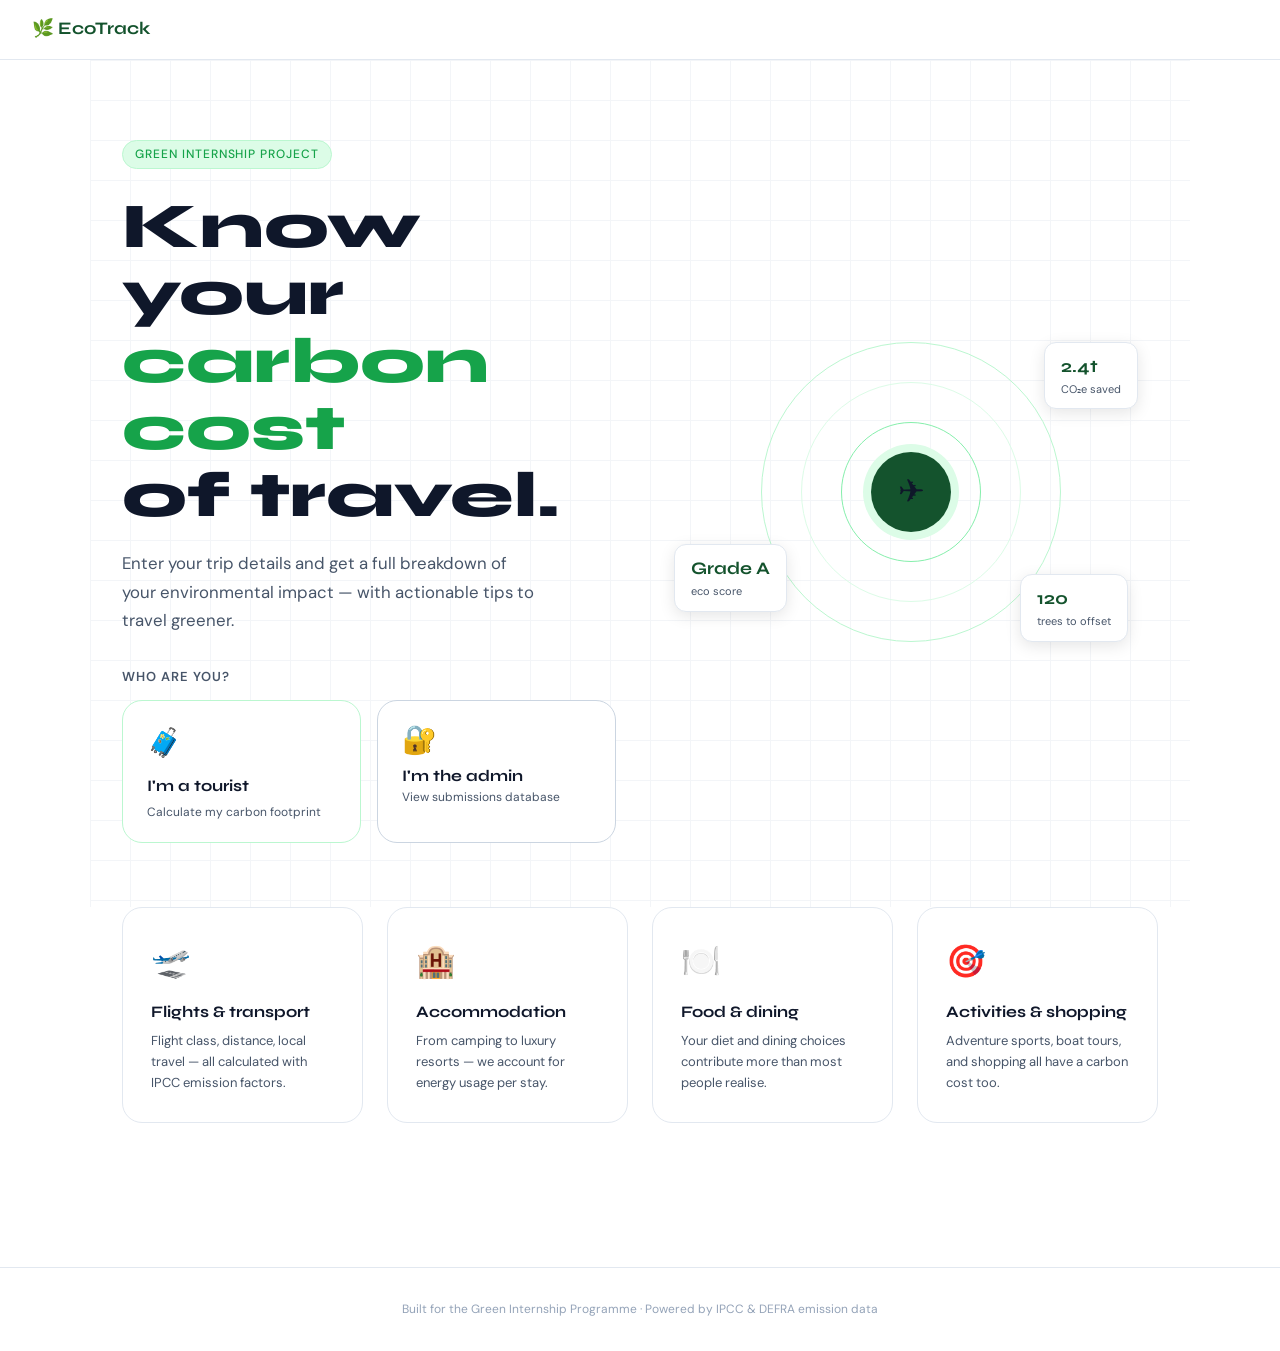
<file: index.html>
<!DOCTYPE html>
<html lang="en">
<head>
  <meta charset="UTF-8"/>
  <link rel="apple-touch-icon" sizes="180x180" href="apple-touch-icon.png">
  <link rel="icon" type="image/png" sizes="32x32" href="favicon-32x32.png">
  <link rel="icon" type="image/png" sizes="16x16" href="favicon-16x16.png">
  <meta name="viewport" content="width=device-width, initial-scale=1.0"/>
  <title>EcoTrack — Tourist Carbon Footprint Dashboard</title>
  <link rel="stylesheet" href="css/style.css"/>
  <link rel="preconnect" href="https://fonts.googleapis.com"/>
  <link href="https://fonts.googleapis.com/css2?family=Syne:wght@400;600;700;800&family=DM+Sans:wght@300;400;500&display=swap" rel="stylesheet"/>
</head>
<body class="page-landing">

  <nav class="nav">
    <div class="nav-logo">🌿 EcoTrack</div>
  </nav>

  <section class="hero">
    <div class="hero-bg-grid"></div>
    <div class="hero-content">
      <span class="hero-tag">Green Internship Project</span>
      <h1 class="hero-title">Know your<br/><span class="accent">carbon cost</span><br/>of travel.</h1>
      <p class="hero-sub">Enter your trip details and get a full breakdown of your environmental impact — with actionable tips to travel greener.</p>

      <!-- ROLE CHOOSER -->
      <div class="role-chooser">
        <p class="role-question">Who are you?</p>
        <div class="role-cards">

          <a href="register.html" class="role-card role-tourist">
            <div class="role-icon">🧳</div>
            <strong>I'm a tourist</strong>
            <span>Calculate my carbon footprint</span>
          </a>

          <button class="role-card role-admin" onclick="showAdminGate()">
            <div class="role-icon">🔐</div>
            <strong>I'm the admin</strong>
            <span>View submissions database</span>
          </button>

        </div>
      </div>
    </div>

    <div class="hero-visual">
      <div class="globe-ring r1"></div>
      <div class="globe-ring r2"></div>
      <div class="globe-ring r3"></div>
      <div class="globe-core">
        <span class="globe-icon">✈</span>
      </div>
      <div class="float-card fc1"><span class="fc-val">2.4t</span><span class="fc-label">CO₂e saved</span></div>
      <div class="float-card fc2"><span class="fc-val">Grade A</span><span class="fc-label">eco score</span></div>
      <div class="float-card fc3"><span class="fc-val">120</span><span class="fc-label">trees to offset</span></div>
    </div>
  </section>

  <!-- ADMIN PASSWORD MODAL -->
  <div id="adminOverlay" style="display:none; position:fixed; inset:0; z-index:9999;
    background:rgba(15,23,42,0.55); align-items:center; justify-content:center;">
    <div style="background:#fff; border-radius:20px; padding:2.5rem 2rem;
      width:100%; max-width:380px; box-shadow:0 16px 48px rgba(0,0,0,.18); text-align:center; margin:1rem;">
      <div style="font-size:2.5rem; margin-bottom:1rem;">🔐</div>
      <h2 style="font-family:'Syne',sans-serif; font-size:1.3rem; font-weight:700; margin-bottom:.4rem; color:#0f172a;">Admin login</h2>
      <p style="font-size:13px; color:#475569; margin-bottom:1.5rem; line-height:1.6;">Enter the admin password to access the submissions database.</p>
      <input type="password" id="adminPasswordInput" placeholder="Admin password"
        style="width:100%; padding:11px 14px; border:1px solid #cbd5e1; border-radius:8px;
        font-size:14px; outline:none; margin-bottom:.75rem; box-sizing:border-box;"
        onkeydown="if(event.key==='Enter') checkPassword()"/>
      <button onclick="checkPassword()" style="width:100%; padding:11px; background:#14532d; color:#fff;
        border:none; border-radius:8px; font-size:15px; font-weight:600; cursor:pointer;
        font-family:'Syne',sans-serif;">Enter database →</button>
      <p id="adminError" style="color:#dc2626; font-size:12px; margin-top:.6rem; display:none;">Incorrect password. Try again.</p>
      <button onclick="closeAdminGate()" style="margin-top:1rem; background:none; border:none;
        font-size:13px; color:#94a3b8; cursor:pointer;">Cancel</button>
    </div>
  </div>

  <section class="features">
    <div class="feat-card">
      <div class="feat-icon">🛫</div>
      <h3>Flights & transport</h3>
      <p>Flight class, distance, local travel — all calculated with IPCC emission factors.</p>
    </div>
    <div class="feat-card">
      <div class="feat-icon">🏨</div>
      <h3>Accommodation</h3>
      <p>From camping to luxury resorts — we account for energy usage per stay.</p>
    </div>
    <div class="feat-card">
      <div class="feat-icon">🍽️</div>
      <h3>Food & dining</h3>
      <p>Your diet and dining choices contribute more than most people realise.</p>
    </div>
    <div class="feat-card">
      <div class="feat-icon">🎯</div>
      <h3>Activities & shopping</h3>
      <p>Adventure sports, boat tours, and shopping all have a carbon cost too.</p>
    </div>
  </section>

  <footer class="footer">
    <p>Built for the Green Internship Programme · Powered by IPCC & DEFRA emission data</p>
  </footer>

  <script>
    const ADMIN_PASSWORD = 'ecotrack2024';

    function showAdminGate() {
      const overlay = document.getElementById('adminOverlay');
      overlay.style.display = 'flex';
      setTimeout(() => document.getElementById('adminPasswordInput').focus(), 100);
    }
    function closeAdminGate() {
      document.getElementById('adminOverlay').style.display = 'none';
      document.getElementById('adminPasswordInput').value = '';
      document.getElementById('adminError').style.display = 'none';
    }
    function checkPassword() {
      const val = document.getElementById('adminPasswordInput').value;
      if (val === ADMIN_PASSWORD) {
        sessionStorage.setItem('ecotrack_admin', '1');
        window.location.href = 'database.html';
      } else {
        document.getElementById('adminError').style.display = 'block';
        document.getElementById('adminPasswordInput').value = '';
        document.getElementById('adminPasswordInput').focus();
      }
    }
    // Close modal on backdrop click
    document.getElementById('adminOverlay').addEventListener('click', function(e) {
      if (e.target === this) closeAdminGate();
    });
  </script>

</body>
</html>
</file>
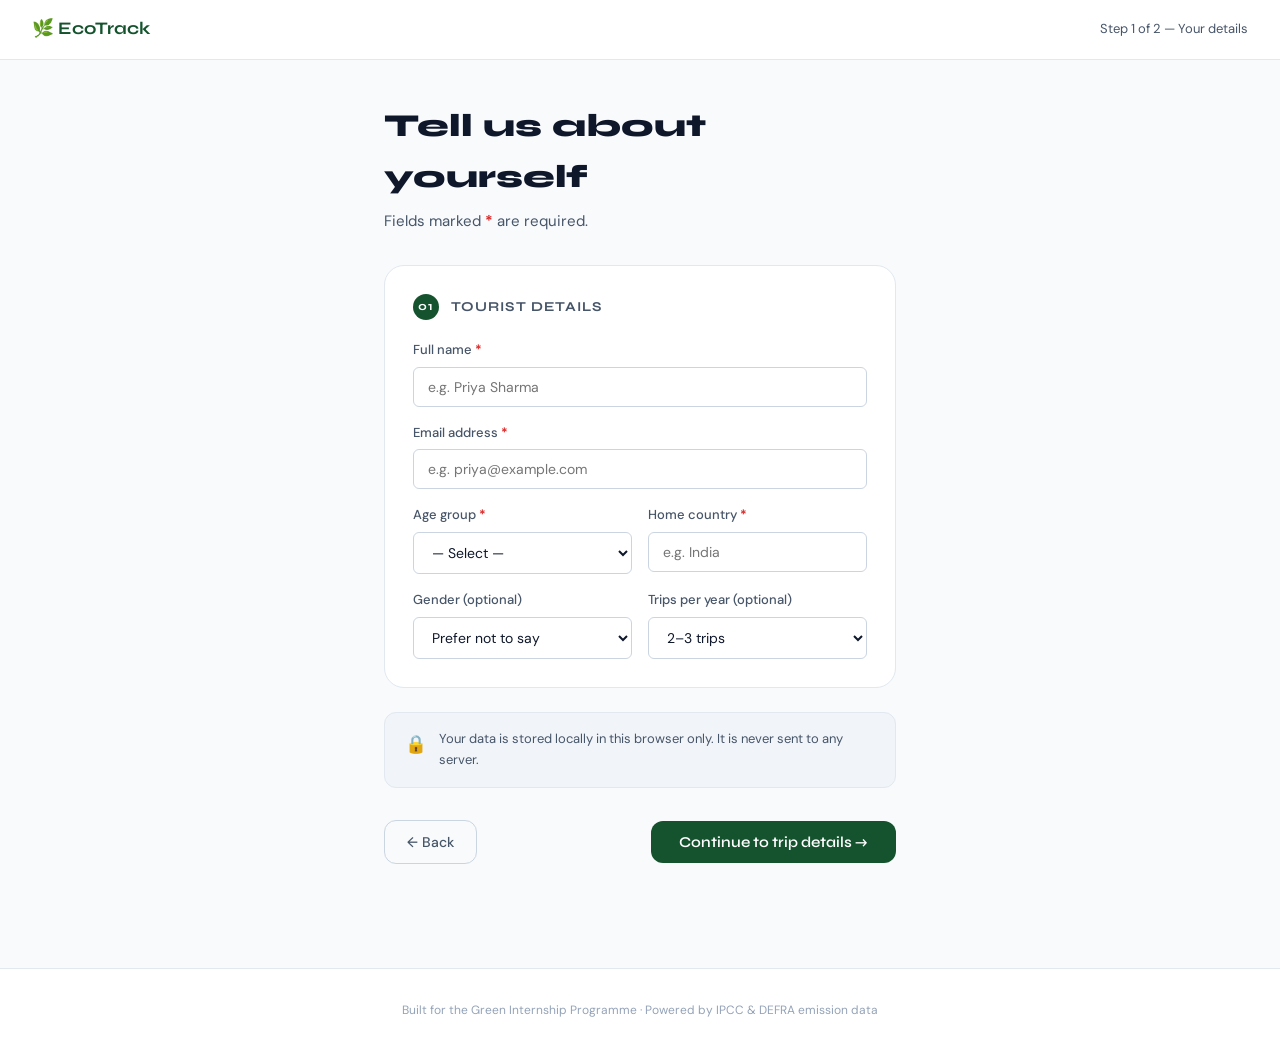
<file: calculator.html>
<!DOCTYPE html>
<html lang="en">
<head>
  <meta charset="UTF-8"/>
  <link rel="apple-touch-icon" sizes="180x180" href="apple-touch-icon.png">
  <link rel="icon" type="image/png" sizes="32x32" href="favicon-32x32.png">
  <link rel="icon" type="image/png" sizes="16x16" href="favicon-16x16.png">
  <link rel="manifest" href="site.webmanifest">
  <meta name="viewport" content="width=device-width, initial-scale=1.0"/>
  <title>EcoTrack — Calculator</title>
  <link rel="stylesheet" href="css/style.css"/>
  <link rel="preconnect" href="https://fonts.googleapis.com"/>
  <link href="https://fonts.googleapis.com/css2?family=Syne:wght@400;600;700;800&family=DM+Sans:wght@300;400;500&display=swap" rel="stylesheet"/>
</head>
<body class="page-calc">

  <nav class="nav">
    <a href="index.html" class="nav-logo">🌿 EcoTrack</a>
    <span class="nav-step">Step 2 of 2 — Trip details</span>
  </nav>

  <main class="calc-main">
    <div class="calc-header">
      <h1>Tell us about your trip</h1>
      <p>Fields marked <span class="req">*</span> are required.</p>
    </div>

    <form id="tripForm" class="trip-form" novalidate>

      <!-- SECTION 1: Trip basics -->
      <div class="form-section">
        <div class="form-section-label">
          <span class="section-num">01</span>
          <span>Trip basics</span>
        </div>
        <div class="form-grid">
          <div class="form-group span2">
            <label for="destination">Destination city / country <span class="req">*</span></label>
            <input type="text" id="destination" name="destination" placeholder="e.g. Paris, France"/>
            <span class="field-error" id="err-destination">Please enter your destination.</span>
          </div>
          <div class="form-group">
            <label for="tripDays">Duration (days) <span class="req">*</span></label>
            <input type="number" id="tripDays" name="tripDays" min="1" max="365" placeholder="e.g. 7"/>
            <span class="field-error" id="err-tripDays">Please enter the number of days (min 1).</span>
          </div>
          <div class="form-group">
            <label for="travellers">Number of travellers <span class="req">*</span></label>
            <input type="number" id="travellers" name="travellers" min="1" max="50" placeholder="e.g. 2"/>
            <span class="field-error" id="err-travellers">Please enter the number of travellers (min 1).</span>
          </div>
          <div class="form-group">
            <label for="tripPurpose">Trip purpose</label>
            <select id="tripPurpose" name="tripPurpose">
              <option value="leisure">Leisure / holiday</option>
              <option value="business">Business</option>
              <option value="adventure">Adventure / backpacking</option>
              <option value="family">Family visit</option>
            </select>
          </div>
        </div>
      </div>

      <!-- SECTION 2: Flights -->
      <div class="form-section">
        <div class="form-section-label">
          <span class="section-num">02</span>
          <span>Flights & transport</span>
        </div>
        <div class="form-grid">

          <div class="form-group">
            <label for="departureCity">Departure city <span class="req">*</span></label>
            <input type="text" id="departureCity" name="departureCity" placeholder="e.g. Chennai"/>
            <span class="field-error" id="err-departureCity">Please enter your departure city.</span>
          </div>

          <div class="form-group">
            <label for="arrivalCity">Destination city <span class="req">*</span></label>
            <input type="text" id="arrivalCity" name="arrivalCity" placeholder="e.g. Paris"/>
            <span class="field-error" id="err-arrivalCity">Please enter your destination city.</span>
          </div>

          <!-- Auto-calculated distance display -->
          <div class="form-group span2" id="distanceResult" style="display:none;">
            <div class="distance-card">
              <div class="distance-info">
                <span id="distanceFrom">—</span>
                <span class="distance-arrow">✈</span>
                <span id="distanceTo">—</span>
              </div>
              <div class="distance-val">
                <strong id="distanceKm">—</strong>
                <small>km one way (auto-calculated)</small>
              </div>
            </div>
          </div>

          <div class="form-group span2" id="distanceError" style="display:none;">
            <div class="distance-card distance-card-error">
              <span id="distanceErrMsg">Could not calculate distance. Please check city names.</span>
            </div>
          </div>

          <!-- Hidden field to store calculated km -->
          <input type="hidden" id="flightKm" name="flightKm" value="0"/>

          <div class="form-group">
            <label for="flightType">Do you have a flight? <span class="req">*</span></label>
            <select id="flightType" name="flightType">
              <option value="yes">Yes, I'm flying</option>
              <option value="no">No flight (road / train trip)</option>
            </select>
          </div>

          <div class="form-group">
            <label for="flightClass">Cabin class</label>
            <select id="flightClass" name="flightClass">
              <option value="economy">Economy</option>
              <option value="premium">Premium economy</option>
              <option value="business">Business class</option>
              <option value="first">First class</option>
            </select>
          </div>

          <div class="form-group">
            <label for="localKmPerDay">Local travel per day (km) <span class="req">*</span></label>
            <input type="number" id="localKmPerDay" name="localKmPerDay" min="0" placeholder="e.g. 20"/>
            <span class="field-error" id="err-localKmPerDay">Please enter local travel distance (enter 0 if none).</span>
          </div>

          <div class="form-group">
            <label for="localTransport">Local transport type</label>
            <select id="localTransport" name="localTransport">
              <option value="public">Public transit / metro</option>
              <option value="taxi">Taxi / rideshare</option>
              <option value="rental">Rental car</option>
              <option value="walk">Walking / cycling</option>
            </select>
          </div>

        </div>
      </div>

      <!-- SECTION 3: Accommodation -->
      <div class="form-section">
        <div class="form-section-label">
          <span class="section-num">03</span>
          <span>Accommodation</span>
        </div>
        <div class="form-grid">
          <div class="form-group">
            <label for="accomType">Accommodation type</label>
            <select id="accomType" name="accomType">
              <option value="camping">Camping / eco-lodge</option>
              <option value="budget">Budget hotel / hostel</option>
              <option value="midrange" selected>Mid-range hotel</option>
              <option value="airbnb">Airbnb / apartment</option>
              <option value="luxury">Luxury hotel / resort</option>
            </select>
          </div>
          <div class="form-group">
            <label for="roomNights">Room nights <span class="req">*</span></label>
            <input type="number" id="roomNights" name="roomNights" min="0" placeholder="e.g. 7"/>
            <span class="field-error" id="err-roomNights">Please enter number of room nights.</span>
          </div>
          <div class="form-group">
            <label for="roomsBooked">Rooms booked</label>
            <input type="number" id="roomsBooked" name="roomsBooked" min="1" value="1"/>
          </div>
        </div>
      </div>

      <!-- SECTION 4: Food -->
      <div class="form-section">
        <div class="form-section-label">
          <span class="section-num">04</span>
          <span>Food & dining</span>
        </div>
        <div class="form-grid">
          <div class="form-group">
            <label for="diet">Diet type <span class="req">*</span></label>
            <select id="diet" name="diet">
              <option value="">— Select —</option>
              <option value="omnivore">Omnivore (meat daily)</option>
              <option value="flex">Flexitarian (occasional meat)</option>
              <option value="vegetarian">Vegetarian</option>
              <option value="vegan">Vegan</option>
            </select>
            <span class="field-error" id="err-diet">Please select your diet type.</span>
          </div>
          <div class="form-group">
            <label for="diningStyle">Dining style</label>
            <select id="diningStyle" name="diningStyle">
              <option value="restaurant">Mostly restaurants</option>
              <option value="mixed">Mix of restaurant & self-catering</option>
              <option value="selfcater">Mostly self-catering</option>
            </select>
          </div>
          <div class="form-group">
            <label for="alcoholFreq">Alcohol consumption</label>
            <select id="alcoholFreq" name="alcoholFreq">
              <option value="none">None</option>
              <option value="occasional">Occasional</option>
              <option value="daily">Daily</option>
            </select>
          </div>
          <div class="form-group">
            <label for="localFood">Eat local cuisine?</label>
            <select id="localFood" name="localFood">
              <option value="yes">Yes, mostly local</option>
              <option value="mixed">Mix of local & international</option>
              <option value="no">No, mostly familiar brands</option>
            </select>
          </div>
        </div>
      </div>

      <!-- SECTION 5: Activities -->
      <div class="form-section">
        <div class="form-section-label">
          <span class="section-num">05</span>
          <span>Activities & shopping</span>
        </div>
        <div class="form-grid">
          <div class="form-group">
            <label for="mainActivity">Main activity type <span class="req">*</span></label>
            <select id="mainActivity" name="mainActivity">
              <option value="">— Select —</option>
              <option value="sightseeing">City sightseeing / museums</option>
              <option value="beach">Beach / relaxing</option>
              <option value="nature">Nature walks / hiking</option>
              <option value="adventure">Adventure sports / off-road</option>
              <option value="cruise">Day cruises / boat tours</option>
              <option value="cultural">Cultural events / festivals</option>
            </select>
            <span class="field-error" id="err-mainActivity">Please select your main activity.</span>
          </div>
          <div class="form-group">
            <label for="motorisedTours">Motorised tours / day trips</label>
            <select id="motorisedTours" name="motorisedTours">
              <option value="none">None</option>
              <option value="few">1–2 tours</option>
              <option value="several">3–5 tours</option>
              <option value="many">6+ tours</option>
            </select>
          </div>
          <div class="form-group">
            <label for="shopping">Shopping intensity</label>
            <select id="shopping" name="shopping">
              <option value="low">Low (souvenirs only)</option>
              <option value="medium">Medium (regular purchases)</option>
              <option value="high">High (significant shopping)</option>
            </select>
          </div>
          <div class="form-group">
            <label for="spaSauna">Spa / sauna / heated pool?</label>
            <select id="spaSauna" name="spaSauna">
              <option value="no">No</option>
              <option value="once">Once or twice</option>
              <option value="frequent">Frequent use</option>
            </select>
          </div>
        </div>
      </div>

      <div class="form-actions">
        <a href="register.html" class="btn-secondary">← Back</a>
        <button type="submit" class="btn-primary" id="calcSubmitBtn">Calculate my footprint →</button>
      </div>

    </form>
  </main>

  <footer class="footer">
    <p>Built for the Green Internship Programme · Powered by IPCC & DEFRA emission data</p>
  </footer>

  <script src="js/calculator.js"></script>
  <script src="js/main.js"></script>

  <script>
    let calculatedKm = 0;
    let distanceCalculated = false;

    // Auto-calculate distance when both cities are filled
    const depInput = document.getElementById('departureCity');
    const arrInput = document.getElementById('arrivalCity');
    const flightTypeSelect = document.getElementById('flightType');

    function toggleFlightFields() {
      const flying = flightTypeSelect.value === 'yes';
      document.getElementById('flightClass').closest('.form-group').style.opacity = flying ? '1' : '0.4';
      document.getElementById('flightClass').disabled = !flying;
      if (!flying) {
        calculatedKm = 0;
        document.getElementById('flightKm').value = 0;
        document.getElementById('distanceResult').style.display = 'none';
        document.getElementById('distanceError').style.display = 'none';
        distanceCalculated = true;
      } else {
        distanceCalculated = false;
        if (depInput.value.trim() && arrInput.value.trim()) calcDistance();
      }
    }
    flightTypeSelect.addEventListener('change', toggleFlightFields);

    let debounceTimer;
    function onCityInput() {
      if (flightTypeSelect.value !== 'yes') return;
      clearTimeout(debounceTimer);
      debounceTimer = setTimeout(() => {
        if (depInput.value.trim().length > 2 && arrInput.value.trim().length > 2) {
          calcDistance();
        }
      }, 800);
    }
    depInput.addEventListener('input', onCityInput);
    arrInput.addEventListener('input', onCityInput);

    async function getCoords(city) {
      const url = `https://nominatim.openstreetmap.org/search?q=${encodeURIComponent(city)}&format=json&limit=1`;
      const res = await fetch(url, { headers: { 'Accept-Language': 'en' } });
      const data = await res.json();
      if (!data.length) throw new Error('City not found: ' + city);
      return { lat: parseFloat(data[0].lat), lon: parseFloat(data[0].lon), name: data[0].display_name.split(',')[0] };
    }

    function haversineKm(lat1, lon1, lat2, lon2) {
      const R = 6371;
      const dLat = (lat2 - lat1) * Math.PI / 180;
      const dLon = (lon2 - lon1) * Math.PI / 180;
      const a = Math.sin(dLat/2) * Math.sin(dLat/2) +
                Math.cos(lat1 * Math.PI/180) * Math.cos(lat2 * Math.PI/180) *
                Math.sin(dLon/2) * Math.sin(dLon/2);
      return Math.round(R * 2 * Math.atan2(Math.sqrt(a), Math.sqrt(1-a)));
    }

    async function calcDistance() {
      const dep = depInput.value.trim();
      const arr = arrInput.value.trim();
      if (!dep || !arr) return;

      document.getElementById('distanceResult').style.display = 'none';
      document.getElementById('distanceError').style.display = 'none';
      document.getElementById('calcSubmitBtn').textContent = 'Calculating distance...';
      document.getElementById('calcSubmitBtn').disabled = true;

      try {
        const [from, to] = await Promise.all([getCoords(dep), getCoords(arr)]);
        const km = haversineKm(from.lat, from.lon, to.lat, to.lon);

        calculatedKm = km;
        document.getElementById('flightKm').value = km;
        document.getElementById('distanceFrom').textContent = from.name;
        document.getElementById('distanceTo').textContent   = to.name;
        document.getElementById('distanceKm').textContent   = km.toLocaleString() + ' km';
        document.getElementById('distanceResult').style.display = 'block';
        document.getElementById('distanceError').style.display  = 'none';
        distanceCalculated = true;
        clearErr('departureCity');
        clearErr('arrivalCity');
      } catch(e) {
        document.getElementById('distanceErrMsg').textContent = 'Could not find one of the cities. Please check spelling.';
        document.getElementById('distanceError').style.display  = 'block';
        document.getElementById('distanceResult').style.display = 'none';
        distanceCalculated = false;
      }

      document.getElementById('calcSubmitBtn').textContent = 'Calculate my footprint →';
      document.getElementById('calcSubmitBtn').disabled = false;
    }

    // Validation
    document.addEventListener('DOMContentLoaded', () => {
      document.getElementById('tripForm').addEventListener('submit', async e => {
        e.preventDefault();
        if (!validateCalc()) return;

        // If flying and distance not yet calculated, calculate first
        if (flightTypeSelect.value === 'yes' && !distanceCalculated) {
          await calcDistance();
          if (!distanceCalculated) return;
        }

        const data = {};
        new FormData(e.target).forEach((v,k) => data[k] = v);
        data.flightKm = calculatedKm;
        localStorage.setItem('ecotrack_trip', JSON.stringify(data));
        window.location.href = 'results.html';
      }, true);

      const fields = ['destination','tripDays','travellers','departureCity','arrivalCity','localKmPerDay','roomNights','diet','mainActivity'];
      fields.forEach(id => {
        const el = document.getElementById(id);
        if (el) {
          el.addEventListener('input',  () => clearErr(id));
          el.addEventListener('change', () => clearErr(id));
        }
      });
    });

    function validateCalc() {
      let valid = true;
      if (!val('destination'))    { showErr('destination');    valid = false; } else clearErr('destination');
      const days = parseInt(document.getElementById('tripDays').value);
      if (!days || days < 1)      { showErr('tripDays');       valid = false; } else clearErr('tripDays');
      const tr = parseInt(document.getElementById('travellers').value);
      if (!tr || tr < 1)          { showErr('travellers');     valid = false; } else clearErr('travellers');
      if (!val('departureCity'))  { showErr('departureCity');  valid = false; } else clearErr('departureCity');
      if (!val('arrivalCity'))    { showErr('arrivalCity');    valid = false; } else clearErr('arrivalCity');
      const lkm = document.getElementById('localKmPerDay').value.trim();
      if (lkm === '')             { showErr('localKmPerDay');  valid = false; } else clearErr('localKmPerDay');
      const rn = document.getElementById('roomNights').value.trim();
      if (rn === '')              { showErr('roomNights');     valid = false; } else clearErr('roomNights');
      if (!val('diet'))           { showErr('diet');           valid = false; } else clearErr('diet');
      if (!val('mainActivity'))   { showErr('mainActivity');   valid = false; } else clearErr('mainActivity');
      if (!valid) {
        const first = document.querySelector('.input-error');
        if (first) first.scrollIntoView({ behavior:'smooth', block:'center' });
      }
      return valid;
    }

    function val(id)     { return document.getElementById(id).value.trim(); }
    function showErr(id) {
      document.getElementById(id).classList.add('input-error');
      const e = document.getElementById('err-' + id);
      if (e) e.style.display = 'block';
    }
    function clearErr(id) {
      document.getElementById(id).classList.remove('input-error');
      const e = document.getElementById('err-' + id);
      if (e) e.style.display = 'none';
    }
  </script>
</body>
</html>
</file>
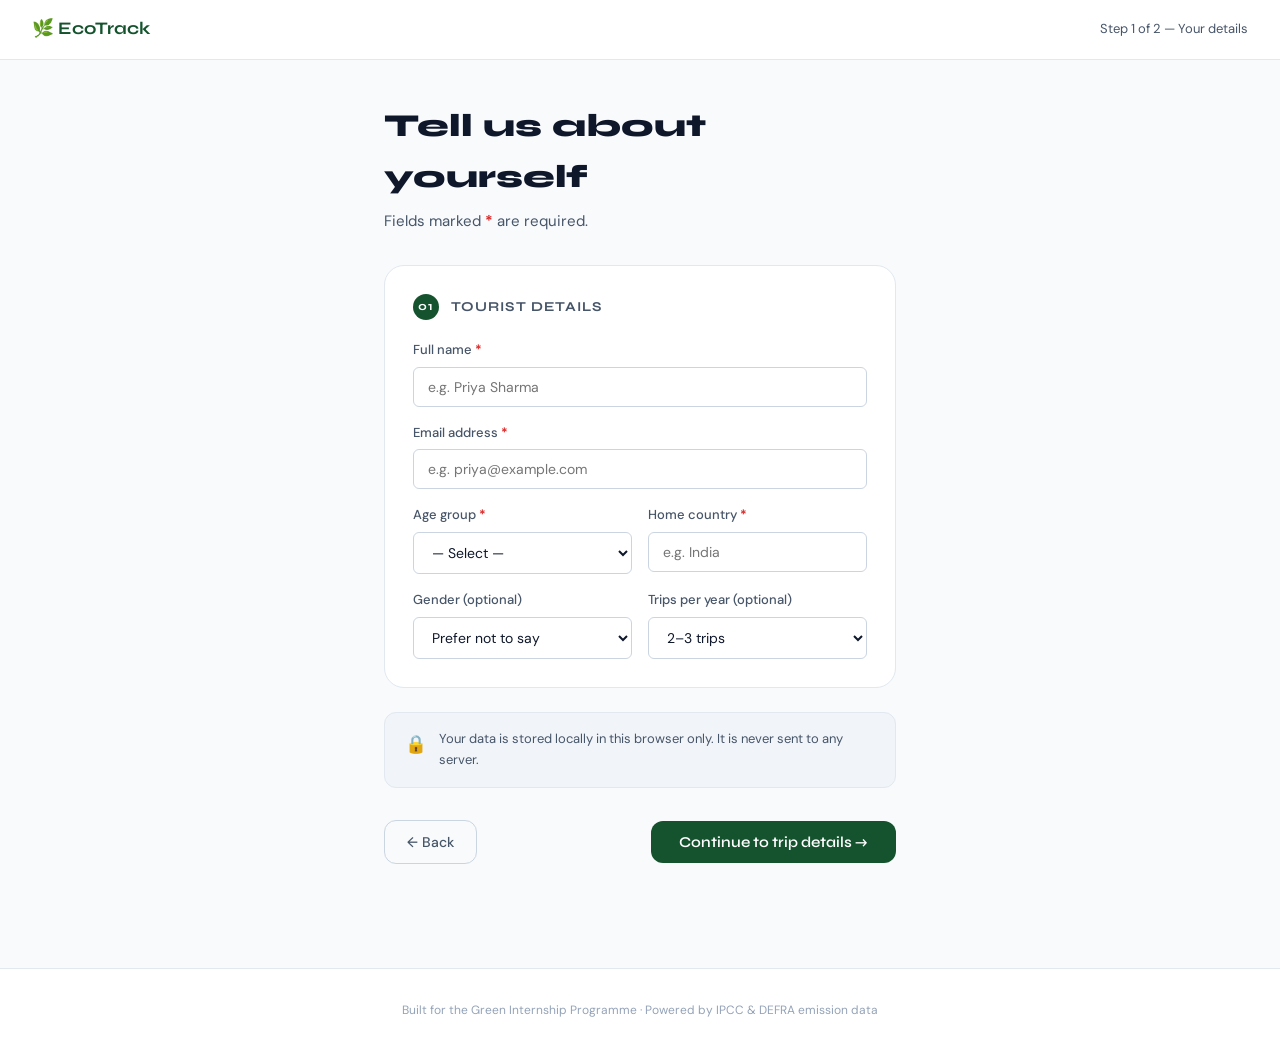
<file: register.html>
<!DOCTYPE html>
<html lang="en">
<head>
  <meta charset="UTF-8"/>
  <link rel="apple-touch-icon" sizes="180x180" href="apple-touch-icon.png">
  <link rel="icon" type="image/png" sizes="32x32" href="favicon-32x32.png">
  <link rel="icon" type="image/png" sizes="16x16" href="favicon-16x16.png">
  <meta name="viewport" content="width=device-width, initial-scale=1.0"/>
  <title>EcoTrack — Who are you?</title>
  <link rel="stylesheet" href="css/style.css"/>
  <link rel="preconnect" href="https://fonts.googleapis.com"/>
  <link href="https://fonts.googleapis.com/css2?family=Syne:wght@400;600;700;800&family=DM+Sans:wght@300;400;500&display=swap" rel="stylesheet"/>
</head>
<body class="page-calc">

  <nav class="nav">
    <a href="index.html" class="nav-logo">🌿 EcoTrack</a>
    <span class="nav-step">Step 1 of 2 — Your details</span>
  </nav>

  <main class="calc-main" style="max-width:560px;">
    <div class="calc-header">
      <h1>Tell us about yourself</h1>
      <p>Fields marked <span class="req">*</span> are required.</p>
    </div>

    <form id="registerForm" class="trip-form" novalidate>
      <div class="form-section">
        <div class="form-section-label">
          <span class="section-num">01</span>
          <span>Tourist details</span>
        </div>
        <div class="form-grid" style="grid-template-columns:1fr 1fr;">

          <div class="form-group span2">
            <label for="userName">Full name <span class="req">*</span></label>
            <input type="text" id="userName" name="userName" placeholder="e.g. Priya Sharma"/>
            <span class="field-error" id="err-userName">Please enter your full name.</span>
          </div>

          <div class="form-group span2">
            <label for="userEmail">Email address <span class="req">*</span></label>
            <input type="email" id="userEmail" name="userEmail" placeholder="e.g. priya@example.com"/>
            <span class="field-error" id="err-userEmail">Please enter a valid email address.</span>
          </div>

          <div class="form-group">
            <label for="userAge">Age group <span class="req">*</span></label>
            <select id="userAge" name="userAge">
              <option value="">— Select —</option>
              <option value="Under 18">Under 18</option>
              <option value="18-24">18–24</option>
              <option value="25-34">25–34</option>
              <option value="35-50">35–50</option>
              <option value="50+">50+</option>
            </select>
            <span class="field-error" id="err-userAge">Please select your age group.</span>
          </div>

          <div class="form-group">
            <label for="userCountry">Home country <span class="req">*</span></label>
            <input type="text" id="userCountry" name="userCountry" placeholder="e.g. India"/>
            <span class="field-error" id="err-userCountry">Please enter your home country.</span>
          </div>

          <div class="form-group">
            <label for="userGender">Gender (optional)</label>
            <select id="userGender" name="userGender">
              <option value="Prefer not to say">Prefer not to say</option>
              <option value="Male">Male</option>
              <option value="Female">Female</option>
              <option value="Non-binary">Non-binary</option>
            </select>
          </div>

          <div class="form-group">
            <label for="userTripsPerYear">Trips per year (optional)</label>
            <select id="userTripsPerYear" name="userTripsPerYear">
              <option value="1">1 trip</option>
              <option value="2-3" selected>2–3 trips</option>
              <option value="4-6">4–6 trips</option>
              <option value="7+">7+ trips</option>
            </select>
          </div>

        </div>
      </div>

      <div class="privacy-note">
        <span>🔒</span>
        <p>Your data is stored locally in this browser only. It is never sent to any server.</p>
      </div>

      <div class="form-actions">
        <a href="index.html" class="btn-secondary">← Back</a>
        <button type="submit" class="btn-primary">Continue to trip details →</button>
      </div>
    </form>
  </main>

  <footer class="footer">
    <p>Built for the Green Internship Programme · Powered by IPCC & DEFRA emission data</p>
  </footer>

  <script>
    document.addEventListener('DOMContentLoaded', () => {
      // Pre-fill if returning
      const saved = localStorage.getItem('ecotrack_user');
      if (saved) {
        const d = JSON.parse(saved);
        Object.entries(d).forEach(([k,v]) => { const el = document.getElementById(k); if (el) el.value = v; });
      }

      document.getElementById('registerForm').addEventListener('submit', e => {
        e.preventDefault();
        if (!validateRegister()) return;
        const data = {};
        new FormData(e.target).forEach((v,k) => data[k] = v);
        localStorage.setItem('ecotrack_user', JSON.stringify(data));
        window.location.href = 'calculator.html';
      });

      // Clear error on input
      ['userName','userEmail','userAge','userCountry'].forEach(id => {
        document.getElementById(id).addEventListener('input', () => clearError(id));
        document.getElementById(id).addEventListener('change', () => clearError(id));
      });
    });

    function validateRegister() {
      let valid = true;

      const name = document.getElementById('userName').value.trim();
      if (!name) { showError('userName'); valid = false; } else clearError('userName');

      const email = document.getElementById('userEmail').value.trim();
      const emailOk = /^[^\s@]+@[^\s@]+\.[^\s@]+$/.test(email);
      if (!emailOk) { showError('userEmail'); valid = false; } else clearError('userEmail');

      const age = document.getElementById('userAge').value;
      if (!age) { showError('userAge'); valid = false; } else clearError('userAge');

      const country = document.getElementById('userCountry').value.trim();
      if (!country) { showError('userCountry'); valid = false; } else clearError('userCountry');

      return valid;
    }

    function showError(id) {
      document.getElementById(id).classList.add('input-error');
      document.getElementById('err-' + id).style.display = 'block';
    }
    function clearError(id) {
      document.getElementById(id).classList.remove('input-error');
      const err = document.getElementById('err-' + id);
      if (err) err.style.display = 'none';
    }
  </script>
</body>
</html>
</file>
<file: css/style.css>
/* ============================================
   EcoTrack — Tourist Carbon Footprint Dashboard
   Design: organic-minimal with green accent
   Fonts: Syne (display) + DM Sans (body)
   ============================================ */

:root {
  --green:       #16a34a;
  --green-light: #dcfce7;
  --green-dark:  #14532d;
  --amber:       #d97706;
  --amber-light: #fef3c7;
  --red:         #dc2626;
  --red-light:   #fee2e2;
  --blue:        #2563eb;
  --blue-light:  #dbeafe;

  --ink:         #0f172a;
  --ink-muted:   #475569;
  --ink-light:   #94a3b8;
  --surface:     #ffffff;
  --surface-2:   #f8fafc;
  --surface-3:   #f1f5f9;
  --border:      #e2e8f0;
  --border-dark: #cbd5e1;

  --radius-sm:   6px;
  --radius-md:   12px;
  --radius-lg:   20px;
  --radius-xl:   32px;

  --shadow-sm:   0 1px 3px rgba(0,0,0,.08);
  --shadow-md:   0 4px 16px rgba(0,0,0,.10);
  --shadow-lg:   0 8px 32px rgba(0,0,0,.12);

  --font-display: 'Syne', sans-serif;
  --font-body:    'DM Sans', sans-serif;
}

*, *::before, *::after { box-sizing: border-box; margin: 0; padding: 0; }

html { scroll-behavior: smooth; }

body {
  font-family: var(--font-body);
  font-size: 15px;
  line-height: 1.6;
  color: var(--ink);
  background: var(--surface-2);
  min-height: 100vh;
}

/* ── NAV ── */
.nav {
  display: flex;
  align-items: center;
  justify-content: space-between;
  padding: 0 2rem;
  height: 60px;
  background: var(--surface);
  border-bottom: 1px solid var(--border);
  position: sticky;
  top: 0;
  z-index: 100;
}
.nav-logo {
  font-family: var(--font-display);
  font-size: 1.1rem;
  font-weight: 700;
  color: var(--green-dark);
  text-decoration: none;
}
.nav-step { font-size: 13px; color: var(--ink-muted); }
.btn-nav {
  font-size: 13px;
  font-weight: 500;
  color: var(--green-dark);
  background: var(--green-light);
  padding: 6px 16px;
  border-radius: 999px;
  text-decoration: none;
  border: 1px solid #bbf7d0;
  transition: background .2s;
}
.btn-nav:hover { background: #bbf7d0; }

/* ── BUTTONS ── */
.btn-primary {
  display: inline-block;
  background: var(--green-dark);
  color: #fff;
  font-family: var(--font-display);
  font-weight: 600;
  font-size: 15px;
  padding: 12px 28px;
  border-radius: var(--radius-md);
  text-decoration: none;
  border: none;
  cursor: pointer;
  transition: background .2s, transform .1s;
}
.btn-primary:hover { background: var(--green); transform: translateY(-1px); }
.btn-primary:active { transform: scale(.98); }

.btn-secondary {
  display: inline-block;
  background: transparent;
  color: var(--ink-muted);
  font-size: 14px;
  font-weight: 500;
  padding: 10px 22px;
  border-radius: var(--radius-md);
  text-decoration: none;
  border: 1px solid var(--border-dark);
  cursor: pointer;
  transition: background .2s;
}
.btn-secondary:hover { background: var(--surface-3); }

/* ── FOOTER ── */
.footer {
  text-align: center;
  padding: 2rem;
  font-size: 12px;
  color: var(--ink-light);
  border-top: 1px solid var(--border);
  background: var(--surface);
  margin-top: 4rem;
}

/* ══════════════════════════════
   LANDING PAGE
══════════════════════════════ */
.page-landing body, .page-landing { background: var(--surface); }

.hero {
  display: flex;
  align-items: center;
  gap: 3rem;
  max-width: 1100px;
  margin: 0 auto;
  padding: 5rem 2rem 4rem;
  position: relative;
  overflow: hidden;
}
.hero-bg-grid {
  position: absolute; inset: 0;
  background-image: linear-gradient(var(--border) 1px, transparent 1px),
                    linear-gradient(90deg, var(--border) 1px, transparent 1px);
  background-size: 40px 40px;
  opacity: .4;
  pointer-events: none;
}
.hero-content { flex: 1; position: relative; z-index: 1; }
.hero-tag {
  display: inline-block;
  font-size: 12px;
  font-weight: 500;
  letter-spacing: .08em;
  text-transform: uppercase;
  color: var(--green);
  background: var(--green-light);
  padding: 4px 12px;
  border-radius: 999px;
  margin-bottom: 1.5rem;
  border: 1px solid #bbf7d0;
}
.hero-title {
  font-family: var(--font-display);
  font-size: clamp(2.5rem, 5vw, 4rem);
  font-weight: 800;
  line-height: 1.05;
  color: var(--ink);
  margin-bottom: 1.25rem;
}
.hero-title .accent { color: var(--green); }
.hero-sub { font-size: 1.05rem; color: var(--ink-muted); max-width: 420px; margin-bottom: 2rem; line-height: 1.7; }

.hero-visual {
  flex: 1;
  display: flex;
  align-items: center;
  justify-content: center;
  position: relative;
  height: 360px;
}
.globe-ring {
  position: absolute;
  border-radius: 50%;
  border: 1px solid var(--green-light);
  animation: spin linear infinite;
}
.r1 { width: 300px; height: 300px; animation-duration: 20s; border-color: #bbf7d0; }
.r2 { width: 220px; height: 220px; animation-duration: 15s; animation-direction: reverse; border-color: #dcfce7; }
.r3 { width: 140px; height: 140px; animation-duration: 10s; border-color: #86efac; }
@keyframes spin { to { transform: rotate(360deg); } }
.globe-core {
  width: 80px; height: 80px;
  background: var(--green-dark);
  border-radius: 50%;
  display: flex; align-items: center; justify-content: center;
  font-size: 2rem;
  position: relative; z-index: 2;
  box-shadow: 0 0 0 8px #dcfce7;
}
.float-card {
  position: absolute;
  background: var(--surface);
  border: 1px solid var(--border);
  border-radius: var(--radius-md);
  padding: 10px 16px;
  display: flex; flex-direction: column;
  box-shadow: var(--shadow-md);
  z-index: 3;
}
.fc1 { top: 30px; right: 20px; }
.fc2 { bottom: 60px; left: 10px; }
.fc3 { bottom: 30px; right: 30px; }
.fc-val { font-family: var(--font-display); font-size: 1.1rem; font-weight: 700; color: var(--green-dark); }
.fc-label { font-size: 11px; color: var(--ink-muted); }

.features {
  display: grid;
  grid-template-columns: repeat(auto-fit, minmax(220px, 1fr));
  gap: 1.5rem;
  max-width: 1100px;
  margin: 0 auto;
  padding: 0 2rem 5rem;
}
.feat-card {
  background: var(--surface);
  border: 1px solid var(--border);
  border-radius: var(--radius-lg);
  padding: 1.75rem;
  transition: box-shadow .2s, transform .2s;
}
.feat-card:hover { box-shadow: var(--shadow-md); transform: translateY(-3px); }
.feat-icon { font-size: 2rem; margin-bottom: .75rem; }
.feat-card h3 { font-family: var(--font-display); font-size: 1rem; font-weight: 700; margin-bottom: .4rem; }
.feat-card p { font-size: 13px; color: var(--ink-muted); line-height: 1.6; }

/* ══════════════════════════════
   CALCULATOR PAGE
══════════════════════════════ */
.calc-main {
  max-width: 860px;
  margin: 0 auto;
  padding: 2.5rem 1.5rem;
}
.calc-header { margin-bottom: 2rem; }
.calc-header h1 { font-family: var(--font-display); font-size: 2rem; font-weight: 800; }
.calc-header p { color: var(--ink-muted); margin-top: .4rem; }

.trip-form { display: flex; flex-direction: column; gap: 1.5rem; }

.form-section {
  background: var(--surface);
  border: 1px solid var(--border);
  border-radius: var(--radius-lg);
  padding: 1.75rem;
}
.form-section-label {
  display: flex;
  align-items: center;
  gap: .75rem;
  font-family: var(--font-display);
  font-size: .85rem;
  font-weight: 700;
  text-transform: uppercase;
  letter-spacing: .08em;
  color: var(--ink-muted);
  margin-bottom: 1.25rem;
}
.section-num {
  background: var(--green-dark);
  color: #fff;
  width: 26px; height: 26px;
  border-radius: 50%;
  display: flex; align-items: center; justify-content: center;
  font-size: 12px;
  font-weight: 700;
}
.form-grid {
  display: grid;
  grid-template-columns: 1fr 1fr;
  gap: 1rem;
}
.form-group { display: flex; flex-direction: column; gap: 6px; }
.form-group.span2 { grid-column: 1 / -1; }

.form-group label {
  font-size: 13px;
  font-weight: 500;
  color: var(--ink-muted);
}
.form-group input,
.form-group select,
.form-group textarea {
  padding: 10px 14px;
  border: 1px solid var(--border-dark);
  border-radius: var(--radius-sm);
  font-family: var(--font-body);
  font-size: 14px;
  color: var(--ink);
  background: var(--surface);
  outline: none;
  transition: border-color .2s;
}
.form-group input:focus,
.form-group select:focus { border-color: var(--green); box-shadow: 0 0 0 3px #dcfce7; }

.form-actions {
  display: flex;
  justify-content: space-between;
  align-items: center;
  padding-top: .5rem;
}

/* ══════════════════════════════
   RESULTS PAGE
══════════════════════════════ */
.results-main {
  max-width: 1100px;
  margin: 0 auto;
  padding: 2rem 1.5rem;
  display: flex;
  flex-direction: column;
  gap: 2.5rem;
}

/* Score hero */
.score-hero {
  background: var(--surface);
  border: 1px solid var(--border);
  border-radius: var(--radius-xl);
  padding: 2.5rem;
  display: flex;
  align-items: flex-start;
  gap: 3rem;
}
.score-left { flex: 1; }
.score-trip-label { font-size: 13px; color: var(--ink-muted); text-transform: uppercase; letter-spacing: .08em; font-weight: 600; }
.score-total {
  font-family: var(--font-display);
  font-size: clamp(2.2rem, 4vw, 3.5rem);
  font-weight: 800;
  color: var(--ink);
  line-height: 1.1;
  margin: .4rem 0 .8rem;
}
.grade-badge {
  display: inline-flex;
  align-items: center;
  gap: 6px;
  padding: 6px 18px;
  border-radius: 999px;
  font-family: var(--font-display);
  font-size: .9rem;
  font-weight: 700;
  margin-bottom: .75rem;
}
.grade-A { background: #dcfce7; color: #14532d; border: 1px solid #bbf7d0; }
.grade-B { background: #d1fae5; color: #065f46; border: 1px solid #6ee7b7; }
.grade-C { background: #fef3c7; color: #92400e; border: 1px solid #fde68a; }
.grade-D { background: #ffedd5; color: #9a3412; border: 1px solid #fed7aa; }
.grade-E { background: #fee2e2; color: #7f1d1d; border: 1px solid #fca5a5; }
.score-compare { font-size: 13px; color: var(--ink-muted); line-height: 1.6; max-width: 360px; }

.score-right { display: flex; flex-direction: column; align-items: center; gap: 1.5rem; }
.ring-wrap { position: relative; width: 200px; height: 200px; }
.ring-wrap svg { display: block; }
.ring-label {
  position: absolute; inset: 0;
  display: flex; flex-direction: column;
  align-items: center; justify-content: center;
  pointer-events: none;
}
.ring-label span { font-family: var(--font-display); font-size: 2rem; font-weight: 800; color: var(--ink); }
.ring-label small { font-size: 11px; color: var(--ink-muted); }

.metric-row { display: flex; gap: 1rem; }
.metric-mini {
  background: var(--surface-3);
  border-radius: var(--radius-md);
  padding: 10px 16px;
  text-align: center;
  display: flex; flex-direction: column; gap: 2px;
}
.metric-mini span { font-family: var(--font-display); font-size: 1.1rem; font-weight: 700; color: var(--green-dark); }
.metric-mini small { font-size: 11px; color: var(--ink-muted); }

/* Section header */
.section-header {
  display: flex;
  align-items: center;
  justify-content: space-between;
  margin-bottom: 1.25rem;
}
.section-header h2 { font-family: var(--font-display); font-size: 1.3rem; font-weight: 700; }
.section-tag {
  font-size: 11px;
  font-weight: 600;
  letter-spacing: .06em;
  text-transform: uppercase;
  color: var(--green);
  background: var(--green-light);
  padding: 4px 10px;
  border-radius: 999px;
  border: 1px solid #bbf7d0;
}

/* ── TABLEAU TABLE ── */
.tableau-section { background: var(--surface); border: 1px solid var(--border); border-radius: var(--radius-lg); padding: 2rem; }
.tableau-wrap { overflow-x: auto; }
.tableau-table {
  width: 100%;
  border-collapse: collapse;
  font-size: 13px;
  min-width: 780px;
}
.tableau-table thead tr {
  background: var(--ink);
  color: #fff;
}
.tableau-table thead th {
  padding: 12px 14px;
  text-align: left;
  font-family: var(--font-display);
  font-size: 11px;
  font-weight: 600;
  letter-spacing: .06em;
  text-transform: uppercase;
  white-space: nowrap;
}
.tableau-table thead th:first-child { border-radius: var(--radius-sm) 0 0 0; }
.tableau-table thead th:last-child  { border-radius: 0 var(--radius-sm) 0 0; }

.tableau-table tbody tr { border-bottom: 1px solid var(--border); transition: background .15s; }
.tableau-table tbody tr:hover { background: var(--surface-2); }
.tableau-table tbody td { padding: 11px 14px; color: var(--ink); vertical-align: middle; }

.tableau-table tbody tr:nth-child(odd) { background: var(--surface-2); }
.tableau-table tbody tr:nth-child(odd):hover { background: #f0fdf4; }

.cat-pill {
  display: inline-flex; align-items: center; gap: 5px;
  font-size: 11px; font-weight: 600;
  padding: 3px 10px; border-radius: 999px;
}
.cat-flight  { background: #e0f2fe; color: #0369a1; }
.cat-local   { background: #f3e8ff; color: #7e22ce; }
.cat-hotel   { background: #fff7ed; color: #c2410c; }
.cat-food    { background: #fef9c3; color: #a16207; }
.cat-activity{ background: #f0fdf4; color: #15803d; }

.co2-bar-cell { display: flex; align-items: center; gap: 8px; }
.co2-bar-track { flex: 1; height: 6px; background: var(--border); border-radius: 99px; min-width: 60px; }
.co2-bar-fill  { height: 100%; border-radius: 99px; background: var(--green); }

.status-badge {
  font-size: 11px; font-weight: 600; padding: 3px 10px; border-radius: 999px;
}
.status-low  { background: #dcfce7; color: #14532d; }
.status-mid  { background: #fef3c7; color: #92400e; }
.status-high { background: #fee2e2; color: #7f1d1d; }

.tableau-total td {
  padding: 12px 14px;
  background: var(--green-light);
  font-weight: 600;
  border-top: 2px solid var(--green);
}

/* ── CHARTS ── */
.charts-row { display: grid; grid-template-columns: 1fr 1fr; gap: 1.5rem; }
.chart-card {
  background: var(--surface);
  border: 1px solid var(--border);
  border-radius: var(--radius-lg);
  padding: 1.75rem;
}
.chart-card h3 { font-family: var(--font-display); font-size: 1rem; font-weight: 700; margin-bottom: 1rem; }
.chart-legend { display: flex; flex-wrap: wrap; gap: 10px; margin-bottom: 1rem; font-size: 12px; color: var(--ink-muted); }
.chart-legend-item { display: flex; align-items: center; gap: 5px; }
.legend-dot { width: 10px; height: 10px; border-radius: 3px; flex-shrink: 0; }

/* ── TIPS ── */
.tips-section { background: var(--surface); border: 1px solid var(--border); border-radius: var(--radius-lg); padding: 2rem; }
.tips-grid { display: grid; grid-template-columns: 1fr 1fr; gap: 1rem; }
.tip-card {
  border: 1px solid var(--border);
  border-radius: var(--radius-md);
  padding: 1.1rem 1.25rem;
  border-left: 4px solid var(--green);
  background: var(--surface-2);
  font-size: 13.5px;
  line-height: 1.65;
  color: var(--ink-muted);
  transition: box-shadow .2s;
}
.tip-card:hover { box-shadow: var(--shadow-sm); }
.tip-card strong { display: block; color: var(--ink); font-size: 13px; font-weight: 600; margin-bottom: 4px; }
.tip-card.amber-tip { border-left-color: var(--amber); }
.tip-card.red-tip { border-left-color: var(--red); }

/* ── FEEDBACK ── */
.feedback-section { background: var(--surface); border: 1px solid var(--border); border-radius: var(--radius-lg); padding: 2rem; }
.feedback-card { display: flex; flex-direction: column; gap: 1.5rem; }
.feedback-top { display: grid; grid-template-columns: repeat(auto-fit, minmax(200px, 1fr)); gap: 1.5rem; }
.feedback-col { display: flex; flex-direction: column; gap: .6rem; }
.fb-label { font-size: 13px; font-weight: 500; color: var(--ink-muted); }

.star-rating { display: flex; gap: 6px; }
.star {
  font-size: 1.6rem;
  color: var(--border-dark);
  cursor: pointer;
  transition: color .15s, transform .1s;
  user-select: none;
}
.star:hover, .star.active { color: #f59e0b; transform: scale(1.15); }

.pill-group { display: flex; flex-wrap: wrap; gap: 8px; }
.pill {
  font-size: 12px;
  font-weight: 500;
  padding: 6px 14px;
  border-radius: 999px;
  border: 1px solid var(--border-dark);
  background: transparent;
  color: var(--ink-muted);
  cursor: pointer;
  transition: all .15s;
}
.pill:hover { background: var(--surface-3); }
.pill.selected { background: var(--green-dark); color: #fff; border-color: var(--green-dark); }

.feedback-mid { display: flex; flex-direction: column; gap: 6px; }
.fb-input, .fb-textarea {
  padding: 10px 14px;
  border: 1px solid var(--border-dark);
  border-radius: var(--radius-sm);
  font-family: var(--font-body);
  font-size: 14px;
  color: var(--ink);
  outline: none;
  transition: border-color .2s;
  resize: vertical;
}
.fb-input:focus, .fb-textarea:focus { border-color: var(--green); box-shadow: 0 0 0 3px #dcfce7; }

.feedback-bottom { display: flex; align-items: center; gap: 1.5rem; }
.fb-note { font-size: 12px; color: var(--ink-light); }

.feedback-success {
  display: flex; align-items: flex-start; gap: 1rem;
  background: var(--green-light);
  border: 1px solid #bbf7d0;
  border-radius: var(--radius-md);
  padding: 1.25rem;
  font-size: 14px;
}
.feedback-success span { font-size: 1.5rem; flex-shrink: 0; }
.feedback-success strong { display: block; color: var(--green-dark); margin-bottom: 4px; }
.feedback-success p { color: var(--ink-muted); font-size: 13px; }

.feedback-log { margin-top: 2rem; }
.feedback-log h3 { font-family: var(--font-display); font-weight: 700; font-size: 1rem; margin-bottom: 1rem; color: var(--ink-muted); }
.feedback-entry {
  background: var(--surface-2);
  border: 1px solid var(--border);
  border-radius: var(--radius-md);
  padding: 1rem 1.25rem;
  margin-bottom: .75rem;
  font-size: 13px;
}
.feedback-entry .fe-name { font-weight: 600; color: var(--ink); }
.feedback-entry .fe-stars { color: #f59e0b; font-size: .9rem; }
.feedback-entry .fe-comment { color: var(--ink-muted); margin-top: 4px; line-height: 1.5; }
.feedback-entry .fe-meta { font-size: 11px; color: var(--ink-light); margin-top: 6px; }

/* ── ROLE CHOOSER (landing page) ── */
.role-chooser { margin-top: 2rem; }
.role-question {
  font-size: 13px; font-weight: 600; color: var(--ink-muted);
  text-transform: uppercase; letter-spacing: .08em; margin-bottom: .75rem;
}
.role-cards {
  display: flex;
  gap: 1rem;
  align-items: stretch;
}
.role-card {
  display: flex;
  flex-direction: column;
  align-items: flex-start;
  gap: 4px;
  flex: 1;
  background: var(--surface);
  border: 1.5px solid var(--border);
  border-radius: var(--radius-lg);
  padding: 1.25rem 1.5rem;
  text-decoration: none;
  cursor: pointer;
  font-family: var(--font-body);
  text-align: left;
  transition: border-color .2s, box-shadow .2s, transform .15s;
}
.role-card:hover { box-shadow: var(--shadow-md); transform: translateY(-2px); }
.role-card .role-icon { font-size: 1.75rem; margin-bottom: .25rem; }
.role-card strong { font-family: var(--font-display); font-size: 1rem; font-weight: 700; color: var(--ink); }
.role-card span { font-size: 12px; color: var(--ink-muted); }
.role-tourist { border-color: #bbf7d0; }
.role-tourist:hover { border-color: var(--green); background: #f0fdf4; }
.role-admin { border-color: var(--border-dark); }
.role-admin:hover { border-color: var(--ink-muted); background: var(--surface-3); }

.req { color: #dc2626; font-weight: 700; }

.field-error {
  display: none;
  font-size: 12px;
  color: #dc2626;
  margin-top: 4px;
  font-weight: 500;
}

.form-group input.input-error,
.form-group select.input-error {
  border-color: #dc2626;
  background: #fff5f5;
  box-shadow: 0 0 0 3px #fee2e2;
}

/* ── PRIVACY NOTE ── */
.privacy-note {
  display: flex;
  gap: .75rem;
  align-items: flex-start;
  background: var(--surface-3);
  border: 1px solid var(--border);
  border-radius: var(--radius-md);
  padding: 1rem 1.25rem;
  font-size: 13px;
  color: var(--ink-muted);
  line-height: 1.6;
}
.privacy-note span { font-size: 1.1rem; flex-shrink: 0; margin-top: 1px; }
.privacy-note a { color: var(--green); }

/* ── EMPTY STATE ── */
.empty-state {
  text-align: center;
  padding: 4rem 2rem;
  color: var(--ink-muted);
}
.empty-icon { font-size: 3rem; margin-bottom: 1rem; }
.empty-state h3 { font-family: var(--font-display); font-size: 1.2rem; font-weight: 700; margin-bottom: .4rem; color: var(--ink); }
.empty-state p  { font-size: 14px; }

/* ── RESPONSIVE ── */
@media (max-width: 700px) {
  .hero { flex-direction: column; padding: 2.5rem 1rem 2rem; }
  .hero-visual { display: none; }
  .score-hero { flex-direction: column; }
  .charts-row { grid-template-columns: 1fr; }
  .tips-grid { grid-template-columns: 1fr; }
  .form-grid { grid-template-columns: 1fr; }
  .form-group.span2 { grid-column: 1; }
  .feedback-top { grid-template-columns: 1fr; }
}

/* ── DISTANCE CARD ── */
.distance-card {
  background: var(--green-light);
  border: 1px solid #bbf7d0;
  border-radius: var(--radius-md);
  padding: 1rem 1.25rem;
  display: flex;
  align-items: center;
  justify-content: space-between;
  gap: 1rem;
  flex-wrap: wrap;
}
.distance-card-error {
  background: #fee2e2;
  border-color: #fca5a5;
  color: #dc2626;
  font-size: 13px;
}
.distance-info {
  display: flex;
  align-items: center;
  gap: .75rem;
  font-size: 14px;
  font-weight: 500;
  color: var(--green-dark);
}
.distance-arrow {
  font-size: 1.1rem;
}
.distance-val {
  display: flex;
  align-items: baseline;
  gap: .5rem;
}
.distance-val strong {
  font-family: var(--font-display);
  font-size: 1.3rem;
  font-weight: 700;
  color: var(--green-dark);
}
.distance-val small {
  font-size: 12px;
  color: var(--ink-muted);
}
</file>
